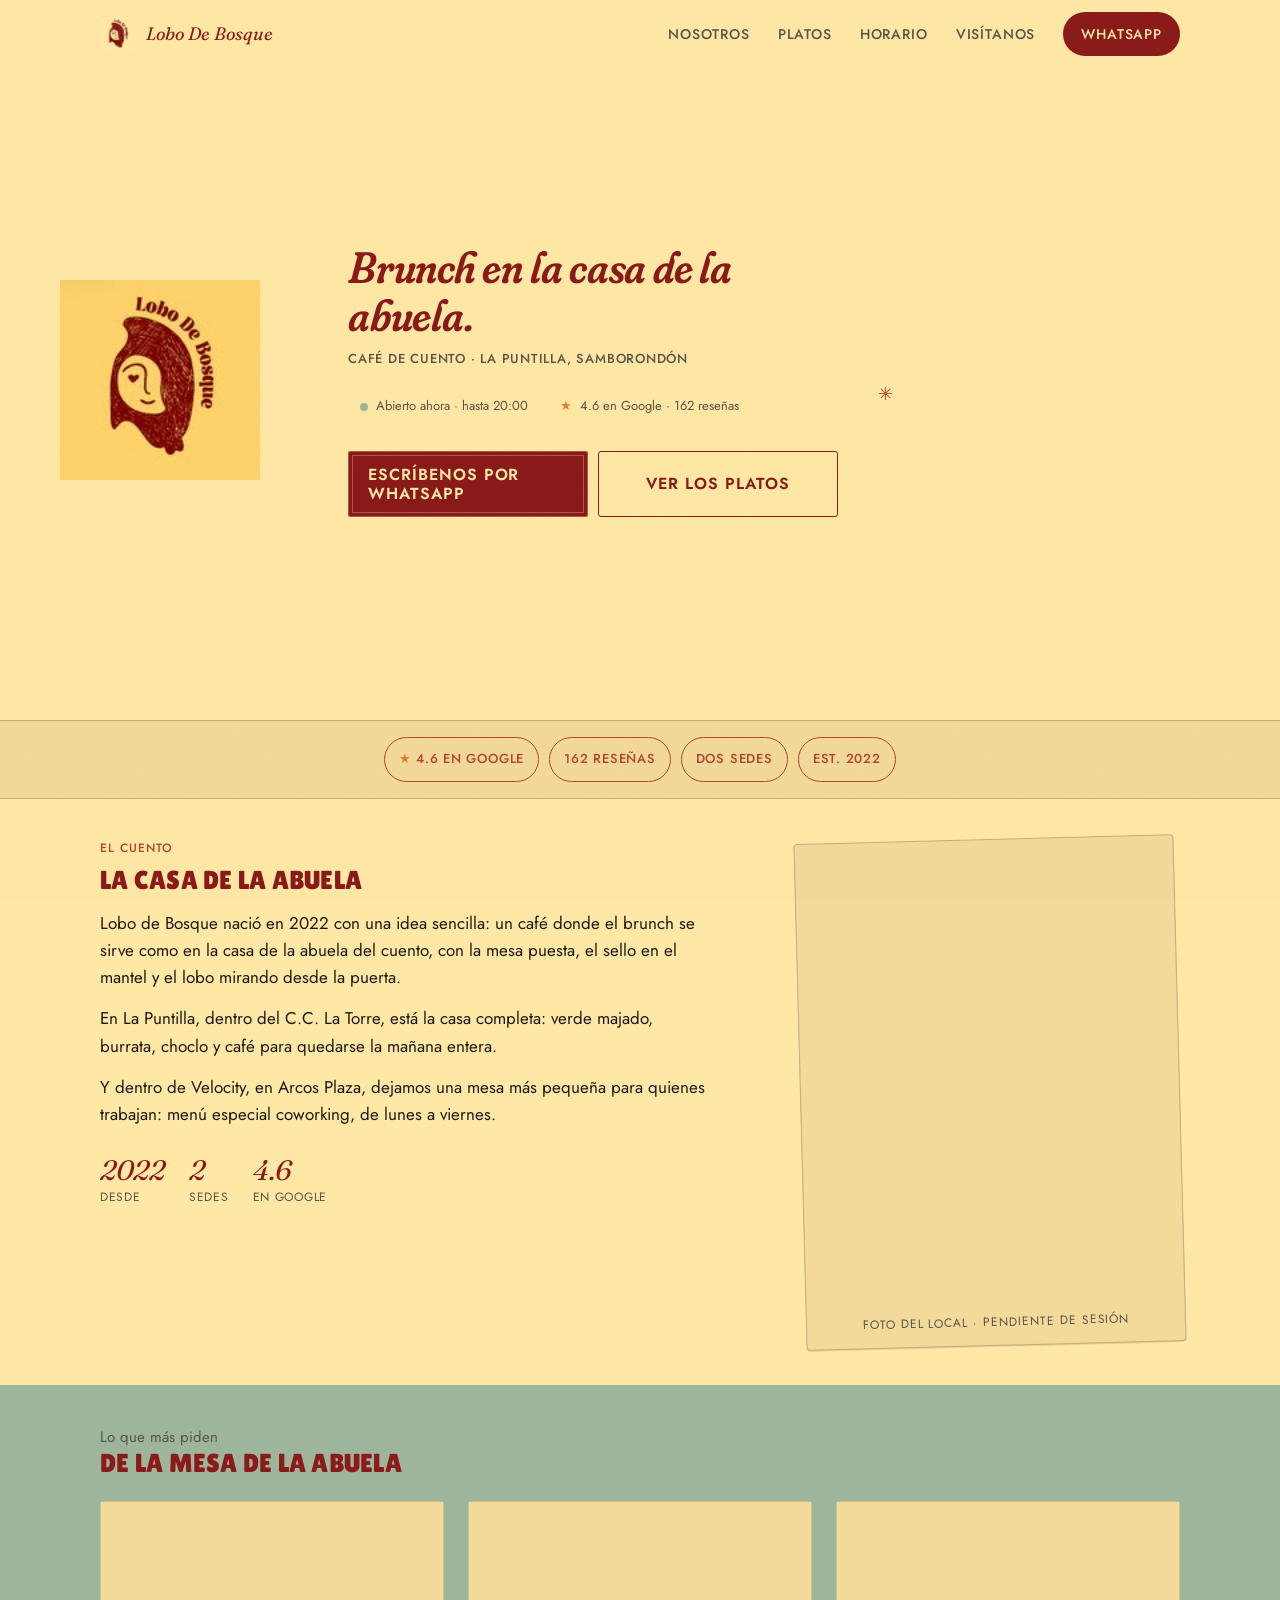
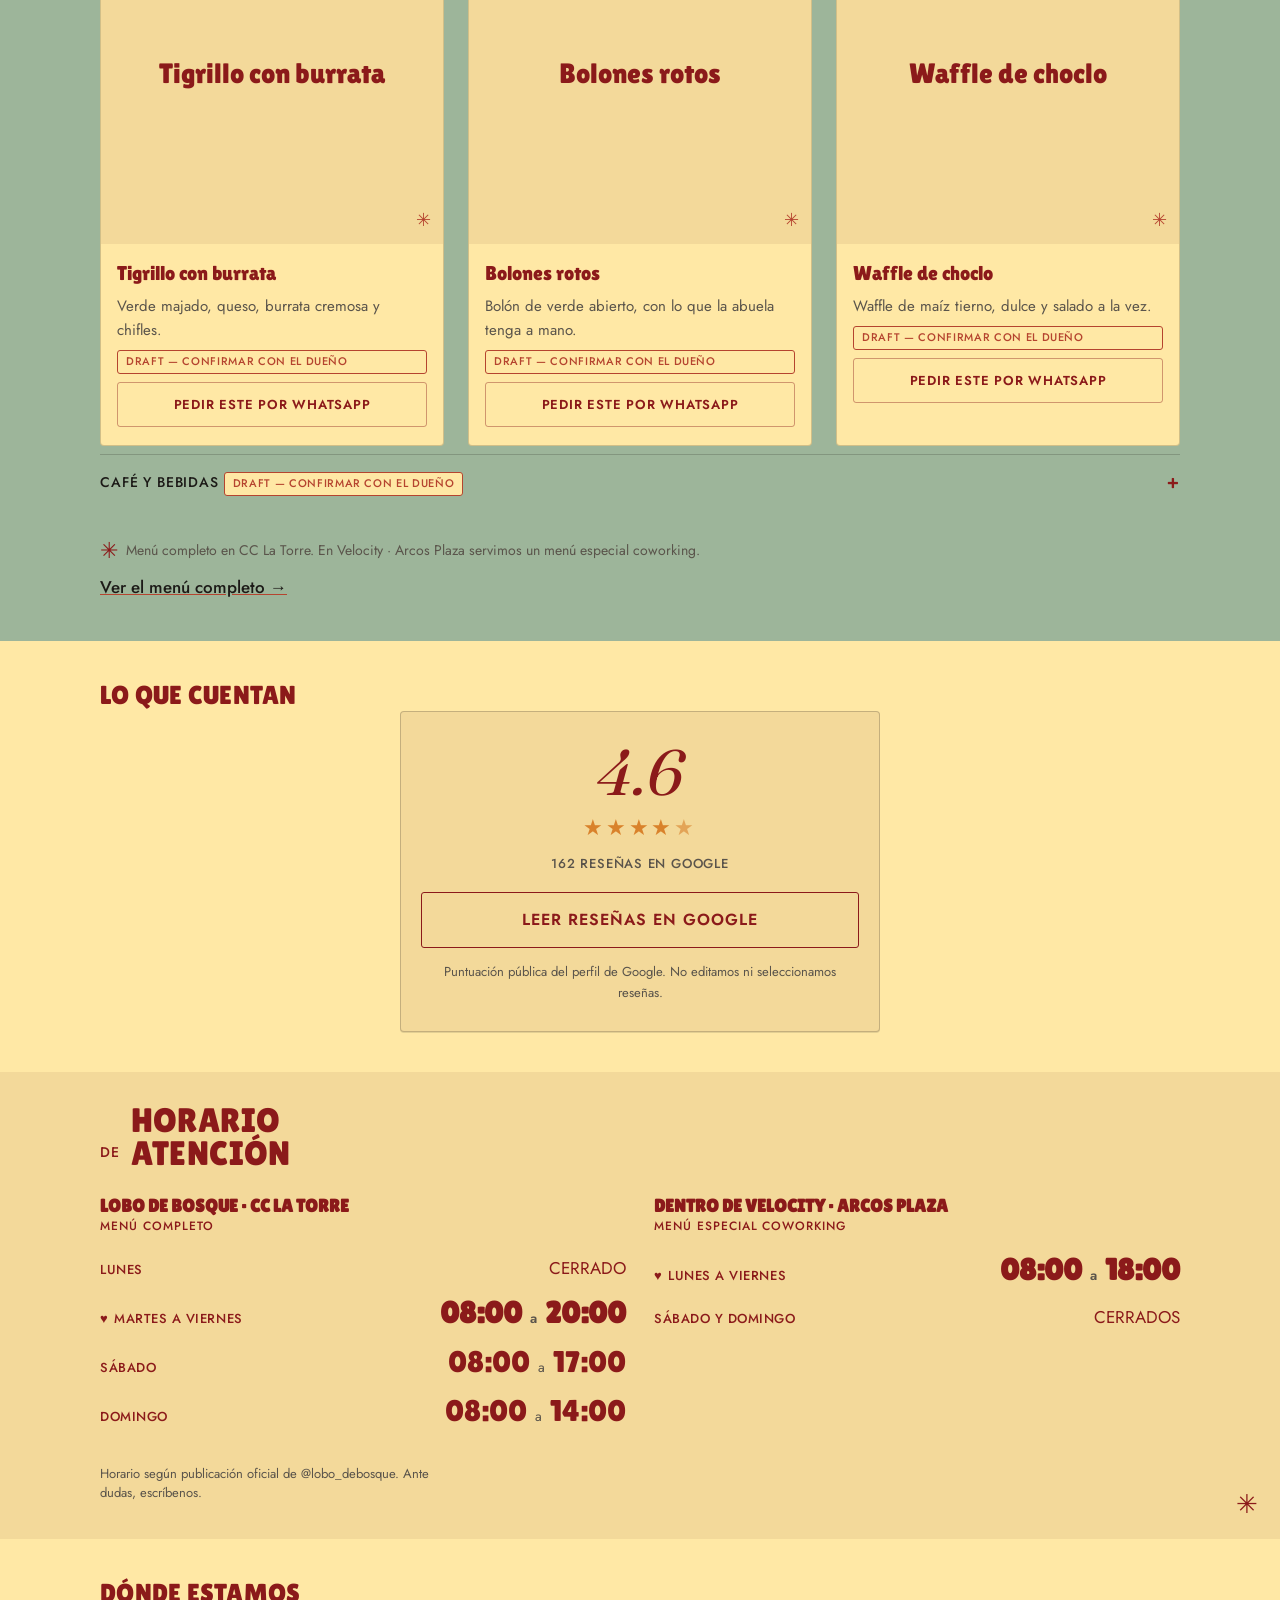
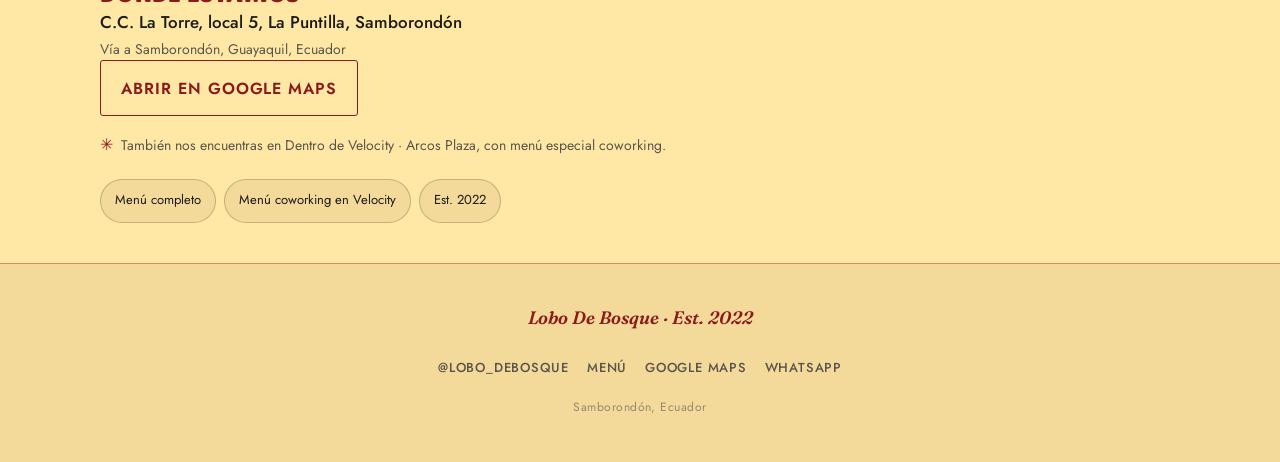
<file: index.html>
<!DOCTYPE html>
<html lang="es">
<head>
  <meta charset="UTF-8">
  <meta name="viewport" content="width=device-width, initial-scale=1, viewport-fit=cover">
  <title>Lobo de Bosque — Brunch en Samborondón</title>
  <meta name="description" content="Café de brunch inspirado en Caperucita Roja en La Puntilla, Samborondón. Tigrillo con burrata, bolones rotos, waffle de choclo. Dos sedes. Reserva por WhatsApp.">
  <meta name="theme-color" content="#FFE8A5">
  <meta property="og:type" content="website">
  <meta property="og:locale" content="es_EC">
  <meta property="og:site_name" content="Lobo de Bosque">
  <meta property="og:title" content="Lobo de Bosque — Brunch en Samborondón">
  <meta property="og:description" content="Café de brunch inspirado en Caperucita Roja en La Puntilla, Samborondón. Tigrillo con burrata, bolones rotos, waffle de choclo. Dos sedes. Reserva por WhatsApp.">
<meta property="og:url" content="https://lobo-de-bosque.vercel.app">  <meta property="og:image" content="https://lobo-de-bosque.vercel.app/assets/og-cover.jpg">
  <meta property="og:image:alt" content="Lobo De Bosque — logo: capucha roja con ojo de corazón">
  <meta name="twitter:card" content="summary_large_image">
  <meta name="twitter:title" content="Lobo de Bosque — Brunch en Samborondón">
  <meta name="twitter:description" content="Café de brunch inspirado en Caperucita Roja en La Puntilla, Samborondón. Tigrillo con burrata, bolones rotos, waffle de choclo. Dos sedes. Reserva por WhatsApp.">
  <meta name="twitter:image" content="https://lobo-de-bosque.vercel.app/assets/og-cover.jpg">
  <link rel="icon" href="assets/logo-primary.jpg" type="image/jpeg">
  <link rel="apple-touch-icon" href="assets/logo-primary.jpg">
  <link rel="preconnect" href="https://fonts.googleapis.com">
  <link rel="preconnect" href="https://fonts.gstatic.com" crossorigin>
  <link href="https://fonts.googleapis.com/css2?family=Fraunces:ital,opsz,wght,SOFT,WONK@1,9..144,500..700,100,1&family=Jost:wght@400;500;600&family=Lilita+One&display=swap" rel="stylesheet">
  <style>
    :root {
      --paper: #FFE8A5;
      --paper-deep: #F3D99A;
      --maroon: #8B1A1A;
      --maroon-ink: #6E1414;
      --stamp: #B5442F;
      --ink: #1C1A17;
      --ink-soft: #5A544B;
      --sage: #9DB59A;
      --wood: #C48A4E;
      --autumn: #D9822B;
      --forest: #2F4A3A;
      --font-display: 'Fraunces', Georgia, 'Times New Roman', serif;
      --font-title: 'Lilita One', 'Arial Black', Impact, sans-serif;
      --font-body: 'Jost', 'Century Gothic', Futura, 'Trebuchet MS', sans-serif;
      --max: 720px;
    }
  </style>
  <link rel="stylesheet" href="css/styles.css">
<script type="application/ld+json">{"@context": "https://schema.org", "@graph": [{"@type": "CafeOrCoffeeShop", "@id": "https://lobo-de-bosque.vercel.app#la-torre", "name": "Lobo de Bosque", "image": "https://lobo-de-bosque.vercel.app/assets/logo-primary.jpg", "url": "https://lobo-de-bosque.vercel.app", "address": {"@type": "PostalAddress", "streetAddress": "C.C. La Torre, local 5, La Puntilla, Samborondón", "addressLocality": "Samborondón", "addressCountry": "EC"}, "openingHoursSpecification": [{"@type": "OpeningHoursSpecification", "dayOfWeek": "Tuesday", "opens": "08:00", "closes": "20:00"}, {"@type": "OpeningHoursSpecification", "dayOfWeek": "Wednesday", "opens": "08:00", "closes": "20:00"}, {"@type": "OpeningHoursSpecification", "dayOfWeek": "Thursday", "opens": "08:00", "closes": "20:00"}, {"@type": "OpeningHoursSpecification", "dayOfWeek": "Friday", "opens": "08:00", "closes": "20:00"}, {"@type": "OpeningHoursSpecification", "dayOfWeek": "Saturday", "opens": "08:00", "closes": "17:00"}, {"@type": "OpeningHoursSpecification", "dayOfWeek": "Sunday", "opens": "08:00", "closes": "14:00"}], "hasMap": "https://www.google.com/maps/place/Lobo+de+Bosque", "sameAs": ["https://www.instagram.com/lobo_debosque/"], "aggregateRating": {"@type": "AggregateRating", "ratingValue": 4.6, "reviewCount": 162}}, {"@type": "CafeOrCoffeeShop", "name": "Lobo de Bosque — Dentro de Velocity · Arcos Plaza", "containedInPlace": "Dentro de Velocity · Arcos Plaza", "openingHoursSpecification": [{"@type": "OpeningHoursSpecification", "dayOfWeek": "Monday", "opens": "08:00", "closes": "18:00"}, {"@type": "OpeningHoursSpecification", "dayOfWeek": "Tuesday", "opens": "08:00", "closes": "18:00"}, {"@type": "OpeningHoursSpecification", "dayOfWeek": "Wednesday", "opens": "08:00", "closes": "18:00"}, {"@type": "OpeningHoursSpecification", "dayOfWeek": "Thursday", "opens": "08:00", "closes": "18:00"}, {"@type": "OpeningHoursSpecification", "dayOfWeek": "Friday", "opens": "08:00", "closes": "18:00"}]}]}</script></head>
<body data-hours='{"timezone": "America/Guayaquil", "venues": [{"hours": {"fri": "08:00\u201320:00", "mon": "Cerrado", "sat": "08:00\u201317:00", "sun": "08:00\u201314:00", "thu": "08:00\u201320:00", "tue": "08:00\u201320:00", "wed": "08:00\u201320:00"}, "label": "Men\u00fa completo", "name": "Lobo de Bosque \u00b7 CC La Torre", "primary": true, "short": "CC La Torre", "slug": "lobo-de-bosque-cc-la-torre"}, {"hours": {"fri": "08:00\u201318:00", "mon": "08:00\u201318:00", "sat": "Cerrado", "sun": "Cerrado", "thu": "08:00\u201318:00", "tue": "08:00\u201318:00", "wed": "08:00\u201318:00"}, "label": "Men\u00fa especial coworking", "name": "Dentro de Velocity \u00b7 Arcos Plaza", "primary": false, "short": "Dentro de Velocity \u00b7 Arcos Plaza", "slug": "dentro-de-velocity-arcos-plaza"}]}'>

  <nav id="navbar" aria-label="Principal">
    <div class="nav-inner wrap">
      <a class="brand" href="#hero">
        <img src="assets/logo-primary.jpg" alt="" width="36" height="36" onerror="this.style.display='none'">
        <span class="brand__name">Lobo De Bosque</span>
      </a>
      <div class="nav-desktop">
        <a href="#nosotros">Nosotros</a>
        <a href="#platos">Platos</a>
        <a href="#horario">Horario</a>
        <a href="#visita">Visítanos</a>
        <a class="nav-cta" href="https://wa.me/593990145947?text=Hola%20Lobo%20de%20Bosque%2C%20quiero%20reservar%20una%20mesa%20para%20brunch." title="Número provisional — confirmar con la dueña">WhatsApp</a>
      </div>
      <button type="button" id="nav-toggle" class="nav-toggle" aria-label="Abrir menú" aria-expanded="false" aria-controls="mobile-menu">
        <span class="ham" aria-hidden="true"><span></span><span></span><span></span></span>
      </button>
    </div>
  </nav>

  <div id="mobile-menu" class="is-closed" role="dialog" aria-modal="true" aria-label="Menú">
    <div class="mm-bg"></div>
    <div class="mm-panel" style="background:#FFE8A5; z-index:10;">
      <div class="mm-head">
        <span style="display:flex;align-items:center;gap:10px;">
          <img src="assets/logo-primary.jpg" alt="" width="36" height="36">
          <span class="name">Lobo De Bosque</span>
        </span>
        <button type="button" id="nav-close" class="mm-close" aria-label="Cerrar menú">×</button>
      </div>
      <div class="mm-links">
        <a href="#nosotros"><span class="num">01</span><span class="lab">Nosotros</span></a>
        <a href="#platos"><span class="num">02</span><span class="lab">Platos</span></a>
        <a href="#horario"><span class="num">03</span><span class="lab">Horario</span></a>
        <a href="#visita"><span class="num">04</span><span class="lab">Visítanos</span></a>
      </div>
      <div class="mm-foot">
        <a class="btn btn--primary" href="https://wa.me/593990145947?text=Hola%20Lobo%20de%20Bosque%2C%20quiero%20reservar%20una%20mesa%20para%20brunch." title="Número provisional — confirmar con la dueña">Escríbenos por WhatsApp</a>
        <p class="today" id="mm-today">Mar–Dom desde 08:00 · Lun cerrado</p>
      </div>
    </div>
  </div>

  <main>

    <section class="hero" id="hero" aria-labelledby="hero-title">
      <div class="wrap grid">
        <div class="logo">
          <img src="assets/logo-primary.jpg" alt="Lobo De Bosque — logo: capucha roja con ojo de corazón" width="180" height="180"
               onerror="this.parentNode.classList.add('is-missing')">
          <span class="logo__fallback" aria-hidden="true">Lobo De Bosque</span>
        </div>
        <div>
          <h1 class="h1" id="hero-title">Brunch en la casa de la abuela.</h1>
          <p class="meta">Café de cuento · La Puntilla, Samborondón</p>
          <div class="hero-badges">
            <span class="hero-badge"><span class="dot" aria-hidden="true"></span><span id="open-status">Mar–Dom desde 08:00 · Lun cerrado</span></span>
            <span class="hero-badge"><span class="star" aria-hidden="true">★</span> 4.6 en Google · 162 reseñas</span>
          </div>
          <div class="btn-row">
            <a class="btn btn--primary" href="https://wa.me/593990145947?text=Hola%20Lobo%20de%20Bosque%2C%20quiero%20reservar%20una%20mesa%20para%20brunch." title="Número provisional — confirmar con la dueña">Escríbenos por WhatsApp</a>
<a class="btn btn--outline" href="#platos">Ver los platos</a>          </div>
        </div>
      </div>
      <div class="wrap"><p class="scroll-hint ornament" aria-hidden="true">✳</p></div>
    </section>

    <section class="trust" aria-label="Confianza">
      <div class="wrap">
        <ul>
<li><a class="chip" href="#resenas"><span class="star">★</span> 4.6 en Google</a></li><li><a class="chip" href="#resenas">162 reseñas</a></li><li><a class="chip" href="#horario">Dos sedes</a></li><li><a class="chip" href="#nosotros">Est. 2022</a></li>        </ul>
      </div>
    </section>

    <section class="about reveal" id="nosotros" aria-labelledby="about-title">
      <div class="wrap grid">
        <div>
          <p class="eyebrow">El cuento</p>
          <h2 class="h2" id="about-title">La casa de la abuela</h2>
          <div class="prose">
<p>Lobo de Bosque nació en 2022 con una idea sencilla: un café donde el brunch se sirve como en la casa de la abuela del cuento, con la mesa puesta, el sello en el mantel y el lobo mirando desde la puerta.</p><p>En La Puntilla, dentro del C.C. La Torre, está la casa completa: verde majado, burrata, choclo y café para quedarse la mañana entera.</p><p>Y dentro de Velocity, en Arcos Plaza, dejamos una mesa más pequeña para quienes trabajan: menú especial coworking, de lunes a viernes.</p>          </div>
          <div class="about-stats">
<div><span class="num">2022</span><span class="lab">desde</span></div>            <div><span class="num">2</span><span class="lab">sedes</span></div>
<div><span class="num">4.6</span><span class="lab">en Google</span></div>          </div>
        </div>
        <figure class="photo-slot">
          <figcaption>Foto del local · pendiente de sesión</figcaption>
        </figure>
      </div>
    </section>

    <section class="dishes-sec reveal" id="platos" aria-labelledby="menu-title">
      <div class="wrap">
        <p class="sub">Lo que más piden</p>
        <h2 class="h2" id="menu-title">De la mesa de la abuela</h2>
        <div class="dish-scroll">
          <article class="dish-card" title="Descripción sugerida — confirmar con la dueña">
            <div class="dish-media">
              <span class="placeholder-name">Tigrillo con burrata</span>
              <span class="aster" aria-hidden="true">✳</span>
            </div>
            <div class="dish-body">
              <h3 class="h3">Tigrillo con burrata</h3>
<p>Verde majado, queso, burrata cremosa y chifles.</p><span class="badge">Draft — confirmar con el dueño</span>              <a class="btn btn--ghost" href="https://wa.me/593990145947?text=Hola%20Lobo%20de%20Bosque%2C%20quiero%20reservar%20y%20pedir%20un%20tigrillo%20con%20burrata." title="Número provisional — confirmar con la dueña">Pedir este por WhatsApp</a>
            </div>
          </article>
          <article class="dish-card" title="Descripción sugerida — confirmar con la dueña">
            <div class="dish-media">
              <span class="placeholder-name">Bolones rotos</span>
              <span class="aster" aria-hidden="true">✳</span>
            </div>
            <div class="dish-body">
              <h3 class="h3">Bolones rotos</h3>
<p>Bolón de verde abierto, con lo que la abuela tenga a mano.</p><span class="badge">Draft — confirmar con el dueño</span>              <a class="btn btn--ghost" href="https://wa.me/593990145947?text=Hola%20Lobo%20de%20Bosque%2C%20quiero%20reservar%20y%20pedir%20un%20bolones%20rotos." title="Número provisional — confirmar con la dueña">Pedir este por WhatsApp</a>
            </div>
          </article>
          <article class="dish-card" title="Descripción sugerida — confirmar con la dueña">
            <div class="dish-media">
              <span class="placeholder-name">Waffle de choclo</span>
              <span class="aster" aria-hidden="true">✳</span>
            </div>
            <div class="dish-body">
              <h3 class="h3">Waffle de choclo</h3>
<p>Waffle de maíz tierno, dulce y salado a la vez.</p><span class="badge">Draft — confirmar con el dueño</span>              <a class="btn btn--ghost" href="https://wa.me/593990145947?text=Hola%20Lobo%20de%20Bosque%2C%20quiero%20reservar%20y%20pedir%20un%20waffle%20de%20choclo." title="Número provisional — confirmar con la dueña">Pedir este por WhatsApp</a>
            </div>
          </article>
        </div>
        <details class="drinks">
          <summary><span>Café y bebidas <span class="badge">Draft — confirmar con el dueño</span></span></summary>
          <ul><li>Café filtrado</li><li>Espresso</li><li>Capuchino</li><li>Té</li></ul>
        </details>
        <p class="menu-note"><span class="ornament" aria-hidden="true">✳</span><span>Menú completo en CC La Torre. En Velocity · Arcos Plaza servimos un menú especial coworking.</span></p>
<a class="menu-link" href="menu.html">Ver el menú completo →</a>      </div>
    </section>

    <section class="reviews reveal" id="resenas" aria-labelledby="reviews-title">
      <div class="wrap">
        <h2 class="h2" id="reviews-title">Lo que cuentan</h2>
        <div class="agg">
<p class="score">4.6</p>          <p class="stars" aria-hidden="true"><span>★</span><span>★</span><span>★</span><span>★</span><span class="partial">★</span></p>
<p class="meta count">162 reseñas en Google</p><a class="btn btn--outline" href="https://www.google.com/maps/place/Lobo+de+Bosque" target="_blank" rel="noopener">Leer reseñas en Google</a>          <p class="note">Puntuación pública del perfil de Google. No editamos ni seleccionamos reseñas.</p>
        </div>
      </div>
    </section>

    <section class="hours reveal" id="horario" aria-labelledby="hours-title">
      <div class="wrap">
        <div class="title">
          <span class="de" aria-hidden="true">de</span>
          <h2 class="h2" id="hours-title">Horario<br>atención</h2>
        </div>
        <div class="venues">
          <div class="venue" data-location="lobo-de-bosque-cc-la-torre">
            <h3 class="kicker">Lobo de Bosque · CC La Torre</h3>
<p class="meta">Menú completo</p>            <ul class="rows rows--compact">
              <li data-days="mon"><span><span class="heart" aria-hidden="true">♥</span>Lunes</span><span>Cerrado</span></li>
              <li data-days="tue wed thu fri"><span><span class="heart" aria-hidden="true">♥</span>Martes a viernes</span><span>08:00 a 20:00</span></li>
              <li data-days="sat"><span><span class="heart" aria-hidden="true">♥</span>Sábado</span><span>08:00 a 17:00</span></li>
              <li data-days="sun"><span><span class="heart" aria-hidden="true">♥</span>Domingo</span><span>08:00 a 14:00</span></li>
            </ul>
            <ul class="rows rows--editorial">
              <li data-days="mon">
                <span class="ed-day"><span class="heart" aria-hidden="true">♥</span>Lunes</span>
                <span>Cerrado</span>
              </li>
              <li data-days="tue wed thu fri">
                <span class="ed-day"><span class="heart" aria-hidden="true">♥</span>Martes a viernes</span>
                <span><span class="ed-num">08:00</span><span class="ed-sep">a</span><span class="ed-num">20:00</span></span>
              </li>
              <li data-days="sat">
                <span class="ed-day"><span class="heart" aria-hidden="true">♥</span>Sábado</span>
                <span><span class="ed-num">08:00</span><span class="ed-sep">a</span><span class="ed-num">17:00</span></span>
              </li>
              <li data-days="sun">
                <span class="ed-day"><span class="heart" aria-hidden="true">♥</span>Domingo</span>
                <span><span class="ed-num">08:00</span><span class="ed-sep">a</span><span class="ed-num">14:00</span></span>
              </li>
            </ul>
          </div>
          <div class="venue" data-location="dentro-de-velocity-arcos-plaza">
            <h3 class="kicker">Dentro de Velocity · Arcos Plaza</h3>
<p class="meta">Menú especial coworking</p>            <ul class="rows rows--compact">
              <li data-days="mon tue wed thu fri"><span><span class="heart" aria-hidden="true">♥</span>Lunes a viernes</span><span>08:00 a 18:00</span></li>
              <li data-days="sat sun"><span><span class="heart" aria-hidden="true">♥</span>Sábado y domingo</span><span>Cerrados</span></li>
            </ul>
            <ul class="rows rows--editorial">
              <li data-days="mon tue wed thu fri">
                <span class="ed-day"><span class="heart" aria-hidden="true">♥</span>Lunes a viernes</span>
                <span><span class="ed-num">08:00</span><span class="ed-sep">a</span><span class="ed-num">18:00</span></span>
              </li>
              <li data-days="sat sun">
                <span class="ed-day"><span class="heart" aria-hidden="true">♥</span>Sábado y domingo</span>
                <span>Cerrados</span>
              </li>
            </ul>
          </div>
        </div>
<p class="note">Horario según publicación oficial de @lobo_debosque. Ante dudas, escríbenos.</p>        <span class="asterisk ornament" aria-hidden="true">✳</span>
      </div>
    </section>

    <section class="where reveal" id="visita" aria-labelledby="where-title">
      <div class="wrap">
        <h2 class="h2" id="where-title">Dónde estamos</h2>
        <address>
          <p class="line">C.C. La Torre, local 5, La Puntilla, Samborondón</p>
<p class="sub">Vía a Samborondón, Guayaquil, Ecuador</p>        </address>
        <div class="btn-row">
<a class="btn btn--outline" href="https://www.google.com/maps/place/Lobo+de+Bosque" target="_blank" rel="noopener">Abrir en Google Maps</a>        </div>
        <p class="also"><span class="ornament" aria-hidden="true">✳</span><span>También nos encuentras en Dentro de Velocity · Arcos Plaza, con menú especial coworking.</span></p>
        <ul class="pills">
<li>Menú completo</li><li>Menú coworking en Velocity</li><li>Est. 2022</li>        </ul>
      </div>
    </section>

  </main>

  <footer class="foot" id="footer">
    <div class="wrap">
      <p class="name">Lobo De Bosque · Est. 2022</p>
      <nav class="meta" aria-label="Enlaces">
<a href="https://www.instagram.com/lobo_debosque/" target="_blank" rel="noopener">@lobo_debosque</a><a href="menu.html">Menú</a><a href="https://www.google.com/maps/place/Lobo+de+Bosque" target="_blank" rel="noopener">Google Maps</a>        <a href="https://wa.me/593990145947?text=Hola%20Lobo%20de%20Bosque%2C%20quiero%20reservar%20una%20mesa%20para%20brunch." title="Número provisional — confirmar con la dueña">WhatsApp</a>
      </nav>
      <p class="place">Samborondón, Ecuador</p>
    </div>
  </footer>

  <div id="sticky-cta" aria-hidden="true">
    <a class="btn btn--primary" href="https://wa.me/593990145947?text=Hola%20Lobo%20de%20Bosque%2C%20quiero%20reservar%20una%20mesa%20para%20brunch." tabindex="-1" title="Número provisional — confirmar con la dueña">Reservar por WhatsApp</a>
  </div>

  <script src="js/main.js"></script>
  <!-- Generado con MapPack · docs/DESIGN-LOBO-V3-SKILL.md -->
</body>
</html>
</file>
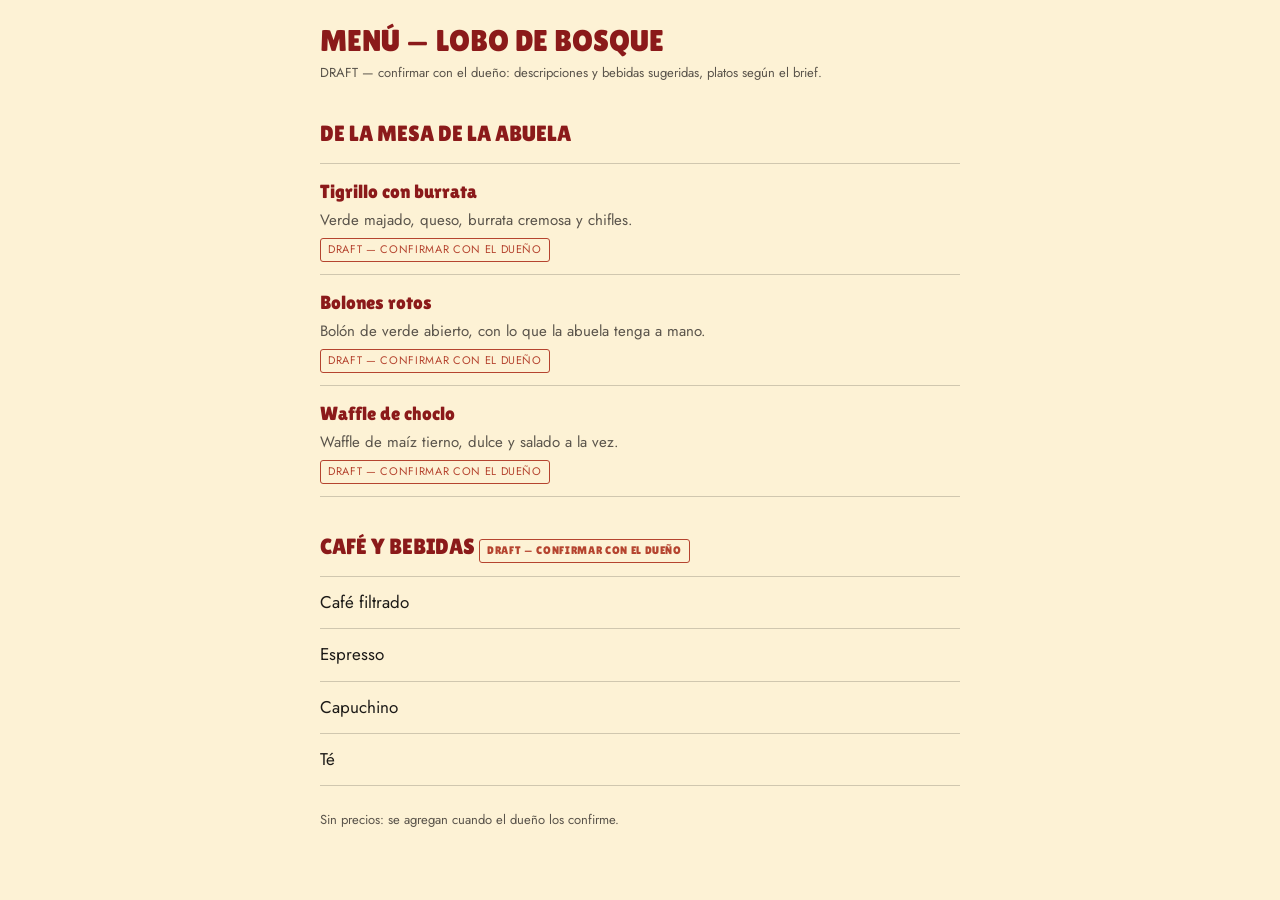
<file: menu.html>
<!DOCTYPE html>
<html lang="es">
<head>
  <meta charset="UTF-8">
  <meta name="viewport" content="width=device-width, initial-scale=1.0">
  <title>Menú — Lobo De Bosque</title>
  <link href="https://fonts.googleapis.com/css2?family=Jost:wght@400;500;600&family=Lilita+One&display=swap" rel="stylesheet">
  <style>
    :root { --paper:#FDF2D5; --paper-deep:#F3E4C2; --maroon:#8B1A1A; --stamp:#B5442F; --ink:#1C1A17; --ink-soft:#5A544B; --sage:#9DB59A; }
    * { box-sizing:border-box; margin:0; padding:0; }
    body { font-family:'Jost','Century Gothic',Futura,sans-serif; font-size:17px; line-height:1.6; color:var(--ink); background:var(--paper); padding:24px 20px 48px; }
    .sheet { max-width:640px; margin:0 auto; }
    h1, h2 { font-family:'Lilita One','Arial Black',Impact,sans-serif; font-weight:400; text-transform:uppercase; color:var(--maroon); }
    h1 { font-size:30px; line-height:1.1; margin-bottom:6px; }
    h2 { font-size:22px; margin:32px 0 12px; }
    .note { font-size:13px; color:var(--ink-soft); }
    ul { list-style:none; }
    li { padding:12px 0; border-top:1px solid rgba(28,26,23,.2); display:grid; gap:2px; }
    li:last-child { border-bottom:1px solid rgba(28,26,23,.2); }
    li strong { font-family:'Lilita One',sans-serif; font-weight:400; font-size:19px; color:var(--maroon); }
    li span { font-size:15px; color:var(--ink-soft); }
    .draft { display:inline-block; margin-top:4px; font-style:normal; font-size:11px; letter-spacing:.06em; text-transform:uppercase; color:var(--stamp); border:1px solid var(--stamp); border-radius:3px; padding:2px 7px; width:max-content; }
    .drinks li { display:block; }
  </style>
</head>
<body>
  <div class="sheet">
    <h1>Menú — Lobo De Bosque</h1>
    <p class='note'>DRAFT — confirmar con el dueño: descripciones y bebidas sugeridas, platos según el brief.</p>
    <h2>De la mesa de la abuela</h2>
    <ul>
<li><strong>Tigrillo con burrata</strong><span>Verde majado, queso, burrata cremosa y chifles.</span><em class="draft">DRAFT — confirmar con el dueño</em></li>
<li><strong>Bolones rotos</strong><span>Bolón de verde abierto, con lo que la abuela tenga a mano.</span><em class="draft">DRAFT — confirmar con el dueño</em></li>
<li><strong>Waffle de choclo</strong><span>Waffle de maíz tierno, dulce y salado a la vez.</span><em class="draft">DRAFT — confirmar con el dueño</em></li>
    </ul>
    <h2>Café y bebidas <em class="draft">DRAFT — confirmar con el dueño</em></h2>
    <ul class="drinks">
<li>Café filtrado</li>
<li>Espresso</li>
<li>Capuchino</li>
<li>Té</li>
    </ul>
    <p class="note" style="margin-top:24px">Sin precios: se agregan cuando el dueño los confirme.</p>
  </div>
</body>
</html>
</file>
<file: css/styles.css>
/* MapPack landing — paper + ink. Tokens live in :root on the HTML (brief palette). */
html { scroll-behavior: smooth; scroll-padding-top: 72px; }
@media (prefers-reduced-motion: reduce) {
  html { scroll-behavior: auto; }
  *, *::before, *::after { animation: none !important; transition: none !important; }
}

*, *::before, *::after { box-sizing: border-box; margin: 0; padding: 0; }

html, body {
  overflow-x: clip;
  max-width: 100%;
}
body {
  font-family: var(--font-body);
  font-size: 17px;
  line-height: 1.6;
  color: var(--ink);
  background: var(--paper);
  min-height: 100vh;
}

body::before {
  content: "";
  position: fixed;
  inset: 0;
  pointer-events: none;
  z-index: 45;
  opacity: .045;
  mix-blend-mode: multiply;
  background-image: url("data:image/svg+xml;utf8,<svg xmlns='http://www.w3.org/2000/svg' width='240' height='240'><filter id='n'><feTurbulence type='fractalNoise' baseFrequency='.8' numOctaves='3' stitchTiles='stitch'/></filter><rect width='100%' height='100%' filter='url(%23n)'/></svg>");
  background-size: 240px 240px;
}

img { display: block; max-width: 100%; height: auto; }
a { color: inherit; }
address { font-style: normal; }

::selection { background: rgba(139, 26, 26, .18); color: var(--ink); }
a:focus-visible, button:focus-visible {
  outline: 2px solid var(--stamp);
  outline-offset: 3px;
}

.wrap {
  width: 100%;
  max-width: var(--max, 720px);
  margin: 0 auto;
  padding-left: 20px;
  padding-right: 20px;
}
@media (min-width: 900px) {
  :root { --max: 1120px; }
}

/* Type */
.h1 {
  font-family: var(--font-display);
  font-style: italic;
  font-weight: 600;
  font-variation-settings: "opsz" 144, "SOFT" 100, "WONK" 1;
  font-size: 34px;
  line-height: 1.1;
  color: var(--maroon);
  letter-spacing: -.005em;
}
.h2 {
  font-family: var(--font-title);
  font-weight: 400;
  text-transform: uppercase;
  letter-spacing: .01em;
  font-size: 26px;
  line-height: 1.15;
  color: var(--maroon);
}
.h3 {
  font-family: var(--font-title);
  font-weight: 400;
  font-size: 20px;
  line-height: 1.3;
  color: var(--maroon);
}
.kicker {
  font-family: var(--font-title);
  text-transform: uppercase;
  font-size: 18px;
  line-height: 1.25;
  color: var(--maroon);
}
.meta {
  font-family: var(--font-body);
  font-weight: 500;
  text-transform: uppercase;
  letter-spacing: .06em;
  font-size: 13px;
  line-height: 1.45;
  color: var(--ink-soft);
}
.meta--stamp { color: var(--stamp); }
.ornament { color: var(--maroon); font-size: 22px; line-height: 1; }

.sub { margin-top: 4px; font-size: 15px; color: var(--ink-soft); }

/* Buttons — stamp, not pills (except nav CTA) */
.btn {
  display: flex;
  align-items: center;
  justify-content: center;
  width: 100%;
  min-height: 56px;
  padding: 14px 20px;
  border-radius: 3px;
  text-decoration: none;
  font-family: var(--font-body);
  font-weight: 600;
  text-transform: uppercase;
  letter-spacing: .06em;
  font-size: 16px;
  line-height: 1.2;
  border: 0;
  cursor: pointer;
}
.btn--primary {
  background: var(--maroon);
  color: var(--paper);
  box-shadow: inset 0 0 0 1px color-mix(in srgb, var(--paper) 30%, transparent), inset 0 0 0 4px var(--maroon), inset 0 0 0 5px color-mix(in srgb, var(--paper) 30%, transparent);
}
.btn--primary:hover, .btn--primary:focus-visible { background: var(--maroon-ink); }
.btn--primary:active { transform: translateY(1px); }
.btn--outline {
  background: transparent;
  color: var(--maroon);
  border: 1px solid var(--maroon);
}
.btn--outline:hover { background: rgba(139, 26, 26, .06); }
.btn--ghost {
  min-height: 44px;
  background: transparent;
  color: var(--maroon);
  border: 1px solid rgba(139, 26, 26, .4);
  font-size: 13px;
}
.btn--ghost:hover { background: var(--maroon); color: var(--paper); }
.btn-row { display: flex; flex-direction: column; gap: 10px; }

.badge {
  display: inline-block;
  background: var(--paper);
  color: var(--stamp);
  border: 1px solid var(--stamp);
  border-radius: 3px;
  padding: 3px 8px;
  font-weight: 500;
  text-transform: uppercase;
  letter-spacing: .06em;
  font-size: 11px;
  line-height: 1.4;
}

/* Navbar */
#navbar {
  position: fixed;
  top: 0; left: 0; right: 0;
  z-index: 50;
  height: 60px;
  transition: background-color .3s ease, border-color .3s ease, backdrop-filter .3s ease;
  background: transparent;
  border-bottom: 1px solid transparent;
}
#navbar .nav-inner {
  height: 60px;
  display: flex;
  align-items: center;
  justify-content: space-between;
  gap: 16px;
}
#navbar .brand {
  display: flex;
  align-items: center;
  gap: 10px;
  text-decoration: none;
  min-height: 44px;
}
#navbar .brand img { width: 36px; height: 36px; mix-blend-mode: multiply; object-fit: contain; }
#navbar .brand__name {
  display: none;
  font-family: var(--font-display);
  font-style: italic;
  color: var(--maroon);
  font-size: 18px;
}
@media (min-width: 480px) {
  #navbar .brand__name { display: inline; }
}
#navbar .nav-desktop { display: none; }
#navbar .nav-toggle {
  width: 44px; height: 44px;
  border: 0;
  background: transparent;
  display: flex;
  align-items: center;
  justify-content: center;
  cursor: pointer;
}
#navbar .ham { width: 20px; height: 14px; display: flex; flex-direction: column; justify-content: space-between; }
#navbar .ham span { display: block; height: 2px; background: var(--maroon); transition: transform .2s ease, opacity .2s ease; }
#navbar .nav-toggle[aria-expanded="true"] .ham span:nth-child(1) { transform: translateY(6px) rotate(45deg); }
#navbar .nav-toggle[aria-expanded="true"] .ham span:nth-child(2) { opacity: 0; }
#navbar .nav-toggle[aria-expanded="true"] .ham span:nth-child(3) { transform: translateY(-6px) rotate(-45deg); }

#navbar.scrolled {
  background: color-mix(in srgb, var(--paper) 94%, transparent);
  backdrop-filter: blur(10px);
  -webkit-backdrop-filter: blur(10px);
  border-bottom: 1px solid rgba(28, 26, 23, .15);
}

@media (min-width: 900px) {
  #navbar, #navbar .nav-inner { height: 68px; }
  #navbar .nav-toggle { display: none; }
  #navbar .nav-desktop {
    display: flex;
    align-items: center;
    gap: 28px;
  }
  #navbar .nav-desktop a {
    text-decoration: none;
    font-weight: 500;
    text-transform: uppercase;
    letter-spacing: .06em;
    font-size: 14px;
    color: var(--ink-soft);
    min-height: 44px;
    display: flex;
    align-items: center;
  }
  #navbar .nav-desktop a:hover {
    color: var(--maroon);
    text-decoration: underline;
    text-decoration-color: var(--stamp);
    text-underline-offset: 4px;
  }
  #navbar .nav-cta {
    background: var(--maroon);
    color: var(--paper) !important;
    border-radius: 999px;
    padding: 10px 18px;
    font-weight: 600;
    font-size: 13px;
    min-height: 44px;
    text-decoration: none !important;
  }
  #navbar .nav-cta:hover { background: var(--maroon-ink); color: var(--paper) !important; }
}

/* Mobile menu — SIBLING of nav. No backdrop-filter. */
#mobile-menu {
  position: fixed;
  inset: 0;
  z-index: 55;
  overflow: hidden;
}
#mobile-menu.is-closed { pointer-events: none; visibility: hidden; }
#mobile-menu.is-open { pointer-events: auto; visibility: visible; }
.mm-bg {
  position: absolute;
  inset: 0;
  background: rgba(28, 26, 23, .7);
  opacity: 0;
  transition: opacity .35s ease;
}
#mobile-menu.is-open .mm-bg { opacity: 1; }
.mm-panel {
  position: absolute;
  right: 0; top: 0; bottom: 0;
  width: min(320px, 86vw);
  height: 100dvh;
  display: flex;
  flex-direction: column;
  transform: translateX(100%);
  transition: transform .35s cubic-bezier(.16, 1, .3, 1);
  isolation: isolate;
  will-change: transform;
  -webkit-backface-visibility: hidden;
  backface-visibility: hidden;
  background-color: var(--paper) !important;
}
#mobile-menu.is-open .mm-panel { transform: translateX(0); }
.mm-head {
  display: flex;
  align-items: center;
  justify-content: space-between;
  padding: 16px 20px;
  border-bottom: 1px solid rgba(28, 26, 23, .15);
  min-height: 60px;
}
.mm-head img { width: 36px; height: 36px; mix-blend-mode: multiply; }
.mm-head .name { font-family: var(--font-display); font-style: italic; color: var(--maroon); font-size: 18px; }
.mm-close {
  width: 44px; height: 44px;
  border: 0;
  background: var(--paper-deep);
  color: var(--maroon);
  font-size: 22px;
  cursor: pointer;
}
.mm-links { flex: 1; padding: 8px 20px; overflow: auto; }
.mm-links a {
  display: flex;
  align-items: center;
  gap: 16px;
  padding: 16px 0;
  min-height: 44px;
  text-decoration: none;
  border-bottom: 1px solid rgba(28, 26, 23, .15);
}
.mm-links a .num { font-size: 12px; letter-spacing: .08em; color: var(--stamp); opacity: .6; width: 1.5em; }
.mm-links a .lab { font-family: var(--font-title); font-size: 26px; color: var(--maroon); text-transform: uppercase; }
.mm-foot { padding: 20px; border-top: 1px solid rgba(28, 26, 23, .15); }
.mm-foot .today { margin-top: 10px; text-align: center; font-size: 12px; color: var(--ink-soft); }
@media (min-width: 900px) {
  #mobile-menu { display: none; }
}

#mobile-menu.is-open ~ #sticky-cta { visibility: hidden; pointer-events: none; }

/* Logo fallback */
.logo { position: relative; display: inline-block; }
.logo img { mix-blend-mode: multiply; margin: 0 auto; }
.logo .logo__fallback {
  display: none;
  font-family: var(--font-display);
  font-style: italic;
  font-weight: 600;
  font-size: 32px;
  line-height: 1.1;
  color: var(--maroon);
  text-align: center;
}
.logo.is-missing img { display: none; }
.logo.is-missing .logo__fallback { display: block; }

/* Hero */
.hero {
  padding: 80px 0 32px;
  text-align: center;
  position: relative;
}
.hero .logo img { width: 160px; height: 160px; }
.hero .h1 { margin: 20px auto 10px; max-width: 18ch; }
.hero .meta { margin-bottom: 16px; }
.hero-badges {
  display: flex;
  flex-wrap: wrap;
  justify-content: center;
  gap: 8px;
  margin-bottom: 22px;
}
.hero-badge {
  display: inline-flex;
  align-items: center;
  gap: 8px;
  min-height: 44px;
  padding: 8px 12px;
  font-size: 13px;
  color: var(--ink-soft);
}
.hero-badge .dot {
  width: 8px; height: 8px; border-radius: 50%;
  background: var(--stamp);
  flex-shrink: 0;
}
.hero-badge .dot.is-open { background: var(--sage); }
.hero-badge .star { color: var(--autumn); }
.hero .scroll-hint {
  margin-top: 28px;
  color: var(--stamp);
  font-size: 18px;
  animation: bob 2s ease-in-out infinite;
}
@keyframes bob {
  0%, 100% { transform: translateY(0); }
  50% { transform: translateY(6px); }
}
@media (prefers-reduced-motion: reduce) {
  .hero .scroll-hint { animation: none; }
}

/* Trust chips */
.trust {
  background: var(--paper-deep);
  padding: 16px 0;
  border-top: 1px solid rgba(28, 26, 23, .22);
  border-bottom: 1px solid rgba(28, 26, 23, .22);
}
.trust ul {
  list-style: none;
  display: flex;
  gap: 10px;
  overflow-x: auto;
  scrollbar-width: none;
}
.trust ul::-webkit-scrollbar { display: none; }
.chip {
  flex: 0 0 auto;
  border: 1px solid var(--stamp);
  border-radius: 999px;
  padding: 11px 14px;
  min-height: 44px;
  font-weight: 500;
  text-transform: uppercase;
  letter-spacing: .06em;
  font-size: 13px;
  color: var(--stamp);
  white-space: nowrap;
  text-decoration: none;
  display: inline-flex;
  align-items: center;
}
.chip .star { color: var(--autumn); margin-right: 4px; }

/* About */
.about { padding: 40px 0; background: var(--paper); }
.about .eyebrow { font-size: 12px; letter-spacing: .08em; text-transform: uppercase; color: var(--stamp); font-weight: 500; margin-bottom: 8px; }
.about .prose { max-width: 36em; }
.about .prose p { margin-top: 14px; }
.photo-slot {
  margin-top: 28px;
  aspect-ratio: 4 / 5;
  background: var(--paper-deep);
  border: 1px solid rgba(28, 26, 23, .22);
  border-radius: 4px;
  position: relative;
  display: flex;
  align-items: center;
  justify-content: center;
  overflow: hidden;
  box-shadow: 0 1px 0 rgba(28, 26, 23, .12);
}
.photo-slot img { width: 100%; height: 100%; object-fit: cover; }
.photo-slot figcaption {
  position: absolute;
  inset: auto 12px 12px 12px;
  font-size: 12px;
  letter-spacing: .08em;
  text-transform: uppercase;
  color: var(--ink-soft);
  text-align: center;
}
.photo-slot .stamp {
  position: absolute;
  top: 12px; right: 12px;
  width: 56px; height: 56px;
  mix-blend-mode: multiply;
  transform: rotate(-4deg);
}
.about-stats {
  display: flex;
  gap: 24px;
  margin-top: 28px;
  flex-wrap: wrap;
}
.about-stats div { display: flex; flex-direction: column; }
.about-stats .num {
  font-family: var(--font-display);
  font-style: italic;
  font-size: 28px;
  color: var(--maroon);
  line-height: 1;
}
.about-stats .lab { font-size: 12px; letter-spacing: .06em; text-transform: uppercase; color: var(--ink-soft); margin-top: 4px; }

/* Dishes */
.dishes-sec { background: var(--sage); padding: 36px 0 12px; color: var(--ink); overflow: hidden; position: relative; }
.dishes-sec .stamp {
  position: absolute; top: 20px; right: 16px;
  width: 56px; height: 56px;
  transform: rotate(-4deg);
  mix-blend-mode: multiply;
  opacity: .9;
}
.dish-scroll {
  display: flex;
  gap: 14px;
  overflow-x: auto;
  scroll-snap-type: x mandatory;
  -webkit-overflow-scrolling: touch;
  scrollbar-width: none;
  margin: 22px -20px 0;
  padding: 0 20px 8px;
}
.dish-scroll::-webkit-scrollbar { display: none; }
.dish-card {
  flex: 0 0 76vw;
  max-width: 300px;
  scroll-snap-align: start;
  background: var(--paper);
  border: 1px solid rgba(28, 26, 23, .2);
  border-radius: 4px;
  display: flex;
  flex-direction: column;
}
.dish-media {
  aspect-ratio: 1;
  background: var(--paper-deep);
  display: flex;
  align-items: center;
  justify-content: center;
  text-align: center;
  padding: 16px;
  position: relative;
}
.dish-media img { width: 100%; height: 100%; object-fit: cover; position: absolute; inset: 0; }
.dish-media .placeholder-name {
  font-family: var(--font-title);
  font-size: 28px;
  color: var(--maroon);
  text-transform: none;
  line-height: 1.15;
}
.dish-media .aster { position: absolute; bottom: 10px; right: 12px; color: var(--stamp); font-size: 18px; }
.dish-body { padding: 16px 16px 18px; display: flex; flex-direction: column; gap: 8px; flex: 1; }
.dish-body p { font-size: 15px; color: var(--ink-soft); }

.drinks { margin: 8px 20px 28px; }
.drinks summary {
  cursor: pointer;
  list-style: none;
  display: flex;
  align-items: center;
  justify-content: space-between;
  gap: 12px;
  font-weight: 500;
  text-transform: uppercase;
  letter-spacing: .06em;
  font-size: 14px;
  color: var(--ink);
  padding: 12px 0;
  min-height: 44px;
  border-top: 1px solid rgba(28, 26, 23, .2);
}
.drinks summary::-webkit-details-marker { display: none; }
.drinks summary::after { content: "+"; font-family: var(--font-title); font-size: 20px; color: var(--maroon); }
.drinks[open] summary::after { content: "–"; }
.drinks ul { list-style: none; padding: 4px 0 8px; display: flex; flex-wrap: wrap; gap: 8px 18px; font-size: 15px; }
.menu-note { margin: 0 20px 12px; font-size: 14px; color: var(--ink-soft); display: flex; gap: 8px; }
.menu-link {
  display: inline-block;
  margin: 0 20px 28px;
  font-weight: 500;
  color: var(--ink);
  text-decoration-color: var(--stamp);
}

/* Reviews */
.reviews { padding: 40px 0; background: var(--paper); }
.agg {
  background: var(--paper-deep);
  border: 1px solid rgba(28, 26, 23, .22);
  border-radius: 4px;
  padding: 28px 20px;
  text-align: center;
  box-shadow: 0 1px 0 rgba(28, 26, 23, .12);
}
.agg .score {
  font-family: var(--font-display);
  font-style: italic;
  font-size: 64px;
  line-height: 1;
  color: var(--maroon);
}
.agg .stars { color: var(--autumn); letter-spacing: .12em; font-size: 22px; margin: 6px 0 10px; }
.agg .stars .partial { opacity: .6; }
.agg .count { margin-bottom: 18px; }
.agg .note { margin-top: 14px; font-size: 13px; color: var(--ink-soft); text-transform: none; letter-spacing: 0; }
.quotes { display: grid; gap: 14px; margin-top: 20px; }
.quote {
  background: var(--paper-deep);
  border: 1px solid rgba(28, 26, 23, .22);
  border-radius: 3px;
  padding: 20px 18px;
  box-shadow: 0 1px 0 rgba(28, 26, 23, .12);
}
.quote p {
  font-size: 17px;
  display: -webkit-box;
  -webkit-line-clamp: 5;
  -webkit-box-orient: vertical;
  overflow: hidden;
}
.quote footer { margin-top: 12px; display: flex; align-items: center; justify-content: space-between; }
.quote footer img { width: 40px; height: 40px; mix-blend-mode: multiply; transform: rotate(5deg); }

/* Hours */
.hours { background: var(--paper-deep); padding: 32px 0 36px; color: var(--maroon); overflow: hidden; position: relative; }
.hours .title { display: grid; grid-template-columns: auto 1fr; column-gap: 10px; align-items: end; margin-bottom: 26px; }
.hours .title .de {
  font-family: var(--font-body);
  font-weight: 500;
  text-transform: uppercase;
  letter-spacing: .1em;
  font-size: 14px;
  padding-bottom: 6px;
}
.hours .title .h2 { font-size: 34px; line-height: .95; }
.venue + .venue { margin-top: 28px; }
.venue .kicker { margin-bottom: 0; }
.venue .meta { color: var(--maroon); margin-bottom: 12px; font-size: 12px; letter-spacing: .08em; }
.rows { list-style: none; }
.rows--compact li {
  display: grid;
  grid-template-columns: 1.35fr 1fr;
  column-gap: 10px;
  padding: 4px 0;
  font-weight: 400;
  text-transform: uppercase;
  letter-spacing: .03em;
  font-size: 15px;
  line-height: 1.4;
}
.rows--compact li span:last-child { text-align: right; }
.rows li.is-today { font-weight: 600; }
.rows li .heart { display: none; margin-right: 6px; }
.rows li.is-today .heart { display: inline; }
.rows--editorial { display: none; }
.hours .note { margin-top: 26px; font-size: 13px; line-height: 1.5; color: var(--ink-soft); max-width: 42ch; }
.hours .asterisk { position: absolute; right: 22px; bottom: 22px; font-size: 26px; color: var(--maroon); }
.hours .character { position: absolute; right: -12px; bottom: 0; width: 160px; mix-blend-mode: multiply; }

/* Visit */
.where { padding: 40px 0; background: var(--paper); }
.where address .line { font-size: 17px; font-weight: 500; }
.where address .sub { font-size: 14px; color: var(--ink-soft); margin-top: 2px; }
.where .also { margin-top: 18px; font-size: 14px; color: var(--ink-soft); display: flex; gap: 8px; align-items: flex-start; }
.where .also .ornament { font-size: 16px; padding-top: 3px; }
.pills { display: flex; flex-wrap: wrap; gap: 8px; margin-top: 22px; list-style: none; }
.pills li {
  background: var(--paper-deep);
  border: 1px solid rgba(28, 26, 23, .22);
  border-radius: 999px;
  padding: 10px 14px;
  min-height: 44px;
  font-size: 13px;
  display: inline-flex;
  align-items: center;
}

/* Footer */
.foot {
  background: var(--paper-deep);
  border-top: 1px solid rgba(181, 68, 47, .5);
  padding: 40px 0 44px;
  text-align: center;
}
.foot .stamp { width: 72px; height: 72px; margin: 0 auto 14px; transform: rotate(3deg); mix-blend-mode: multiply; }
.foot .name { font-family: var(--font-display); font-style: italic; font-weight: 600; font-size: 18px; color: var(--maroon); }
.foot nav { margin-top: 14px; display: flex; flex-wrap: wrap; justify-content: center; gap: 6px 18px; }
.foot nav a {
  text-decoration: none;
  min-height: 44px;
  display: inline-flex;
  align-items: center;
  padding: 10px 0;
}
.foot nav a:hover { text-decoration: underline; text-decoration-color: var(--stamp); }
.foot .place { margin-top: 8px; font-size: 12px; color: rgba(90, 84, 75, .6); letter-spacing: .04em; }

.logo img, #navbar .brand img, .mm-head img {
  image-rendering: auto;
  -webkit-backface-visibility: hidden;
}
/* Sticky CTA — full-width bar, text must fit narrow phones */
#sticky-cta {
  display: none;
  position: fixed;
  left: 0; right: 0; bottom: 0;
  z-index: 40;
  box-sizing: border-box;
  width: 100%;
  background: var(--wood);
  border-top: 1px solid rgba(28, 26, 23, .2);
  padding: 8px 12px calc(8px + env(safe-area-inset-bottom, 0px));
  transform: translateY(110%);
  transition: transform .22s ease;
}
#sticky-cta.is-visible { transform: translateY(0); }
#sticky-cta .btn {
  display: flex;
  align-items: center;
  justify-content: center;
  width: 100%;
  max-width: 100%;
  box-sizing: border-box;
  min-height: 48px;
  padding: 10px 12px;
  font-size: 13px;
  letter-spacing: .03em;
  line-height: 1.25;
  white-space: normal;
  text-align: center;
  overflow-wrap: anywhere;
  /* stamp inset eats horizontal space on ~360px — flat border instead */
  box-shadow: none;
  border: 2px solid color-mix(in srgb, var(--paper) 45%, transparent);
}
body.has-sticky { padding-bottom: calc(72px + env(safe-area-inset-bottom, 0px)); }

/* Reveal — only when JS marked html.js */
.js .reveal { opacity: 0; transform: translateY(24px); transition: opacity .6s ease, transform .6s ease; }
.js .reveal.revealed { opacity: 1; transform: none; }

@media (min-width: 560px) {
  .hours .venues { display: grid; grid-template-columns: 1fr 1fr; gap: 28px; }
  .venue + .venue { margin-top: 0; }
}

@media (min-width: 900px) {
  .hero { text-align: left; padding: 96px 0 56px; min-height: min(88dvh, 720px); display: flex; align-items: center; }
  .hero .grid { display: grid; grid-template-columns: 280px 1fr; column-gap: 48px; align-items: center; }
  .hero .logo img { width: 200px; height: 200px; }
  .hero .h1 { margin: 0 0 10px; font-size: 44px; max-width: none; }
  .hero-badges { justify-content: flex-start; }
  .btn-row { flex-direction: row; }
  .btn-row .btn { width: auto; min-width: 240px; }
  .trust ul { justify-content: center; overflow: visible; }
  .about .grid { display: grid; grid-template-columns: 1fr 380px; gap: 48px; align-items: start; }
  .photo-slot { margin-top: 0; aspect-ratio: 3 / 4; transform: rotate(-1.5deg); }
  .dish-scroll {
    display: grid;
    grid-template-columns: repeat(3, 1fr);
    gap: 24px;
    overflow: visible;
    margin: 22px 0 0;
    padding: 0;
    scroll-snap-type: none;
  }
  .dish-card { flex: none; max-width: none; width: auto; transition: transform .2s ease, box-shadow .2s ease; }
  .dish-card:hover { transform: translateY(-4px); box-shadow: 0 12px 32px rgba(28, 26, 23, .10); }
  .drinks, .menu-note, .menu-link { margin-left: 0; margin-right: 0; }
  .agg { max-width: 480px; margin: 0 auto; }
  .rows--compact { display: none; }
  .rows--editorial { display: block; }
  .rows--editorial li {
    display: flex;
    align-items: baseline;
    justify-content: space-between;
    gap: 12px;
    padding: 8px 0;
    text-transform: uppercase;
  }
  .rows--editorial .ed-day { font-size: 13px; letter-spacing: .04em; font-weight: 500; }
  .rows--editorial .ed-num { font-family: var(--font-title); font-size: 30px; line-height: 1; }
  .rows--editorial .ed-sep { font-size: 14px; color: var(--ink-soft); padding: 0 8px; text-transform: none; }
  .where .btn-row { flex-direction: row; max-width: 560px; }
  #sticky-cta { display: none !important; }
  body.has-sticky { padding-bottom: 0; }
}

@media (max-width: 899px) {
  #sticky-cta { display: block; }
}
</file>
